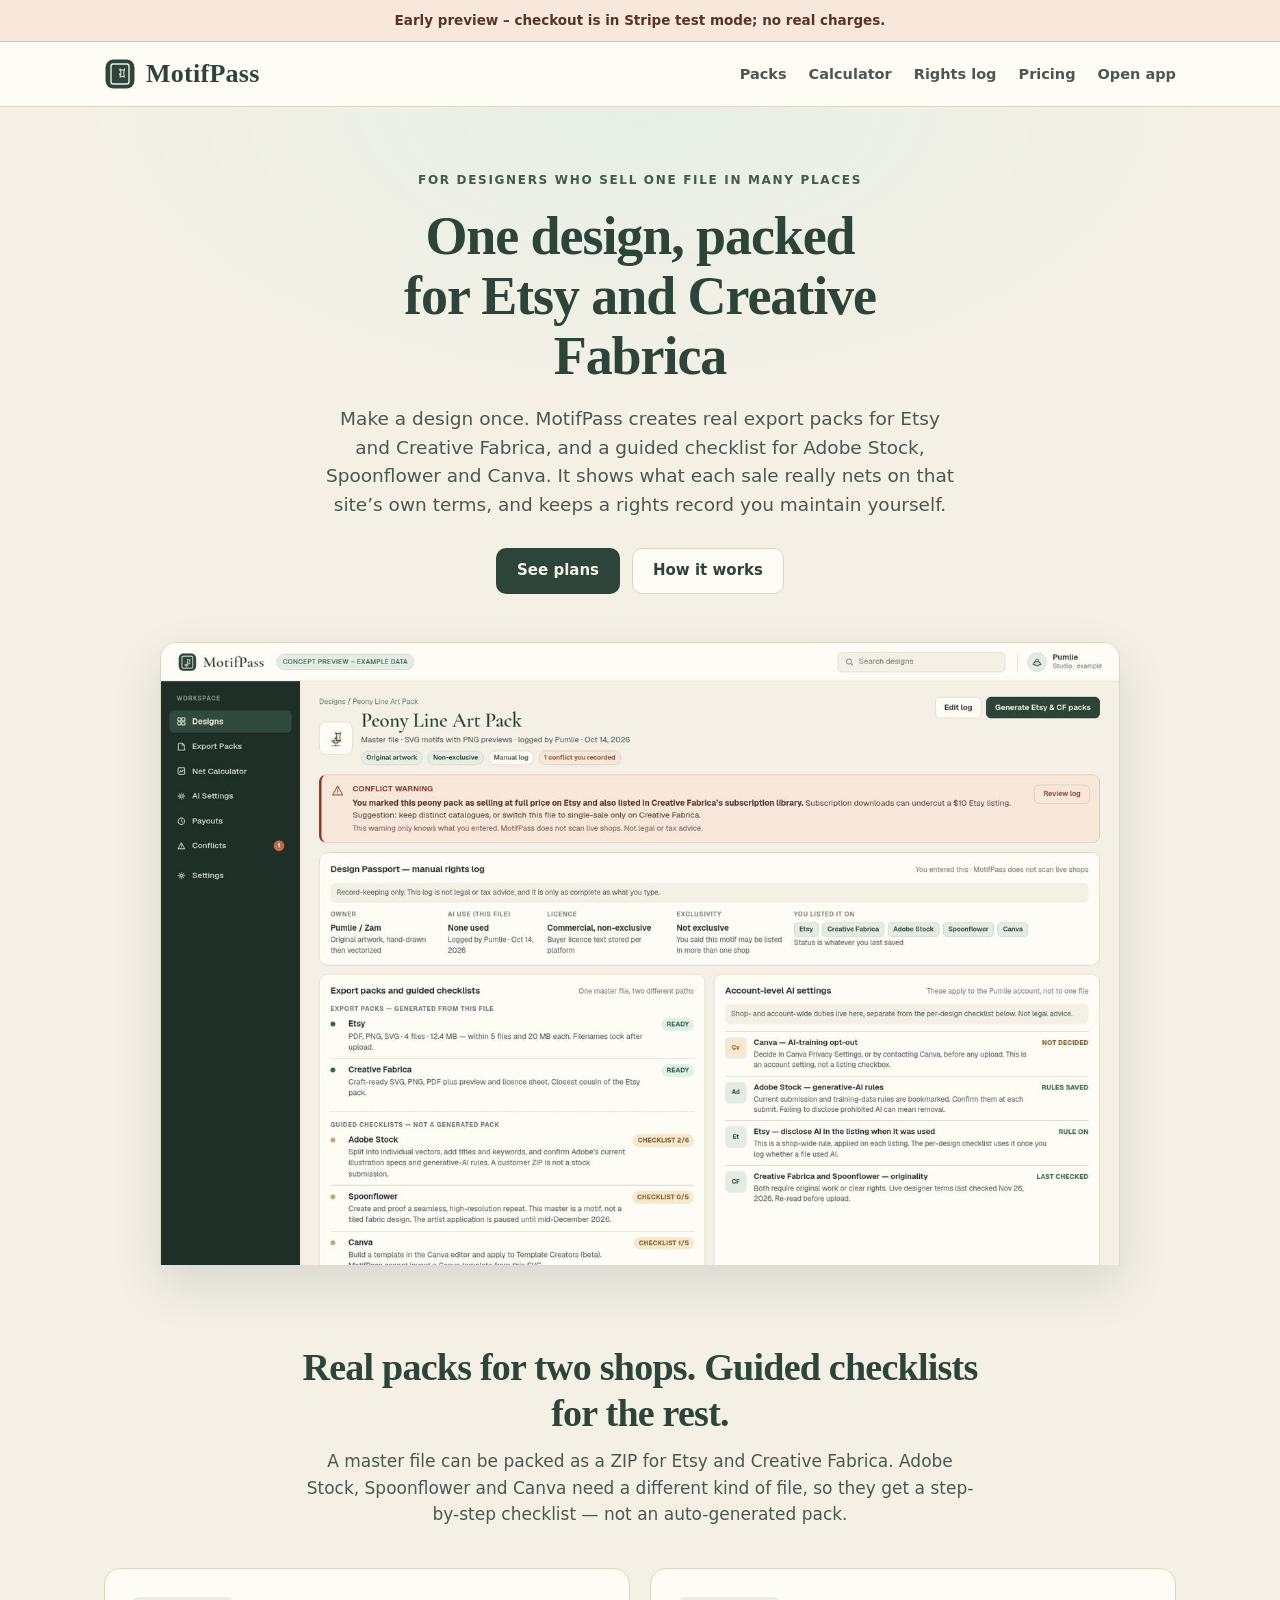
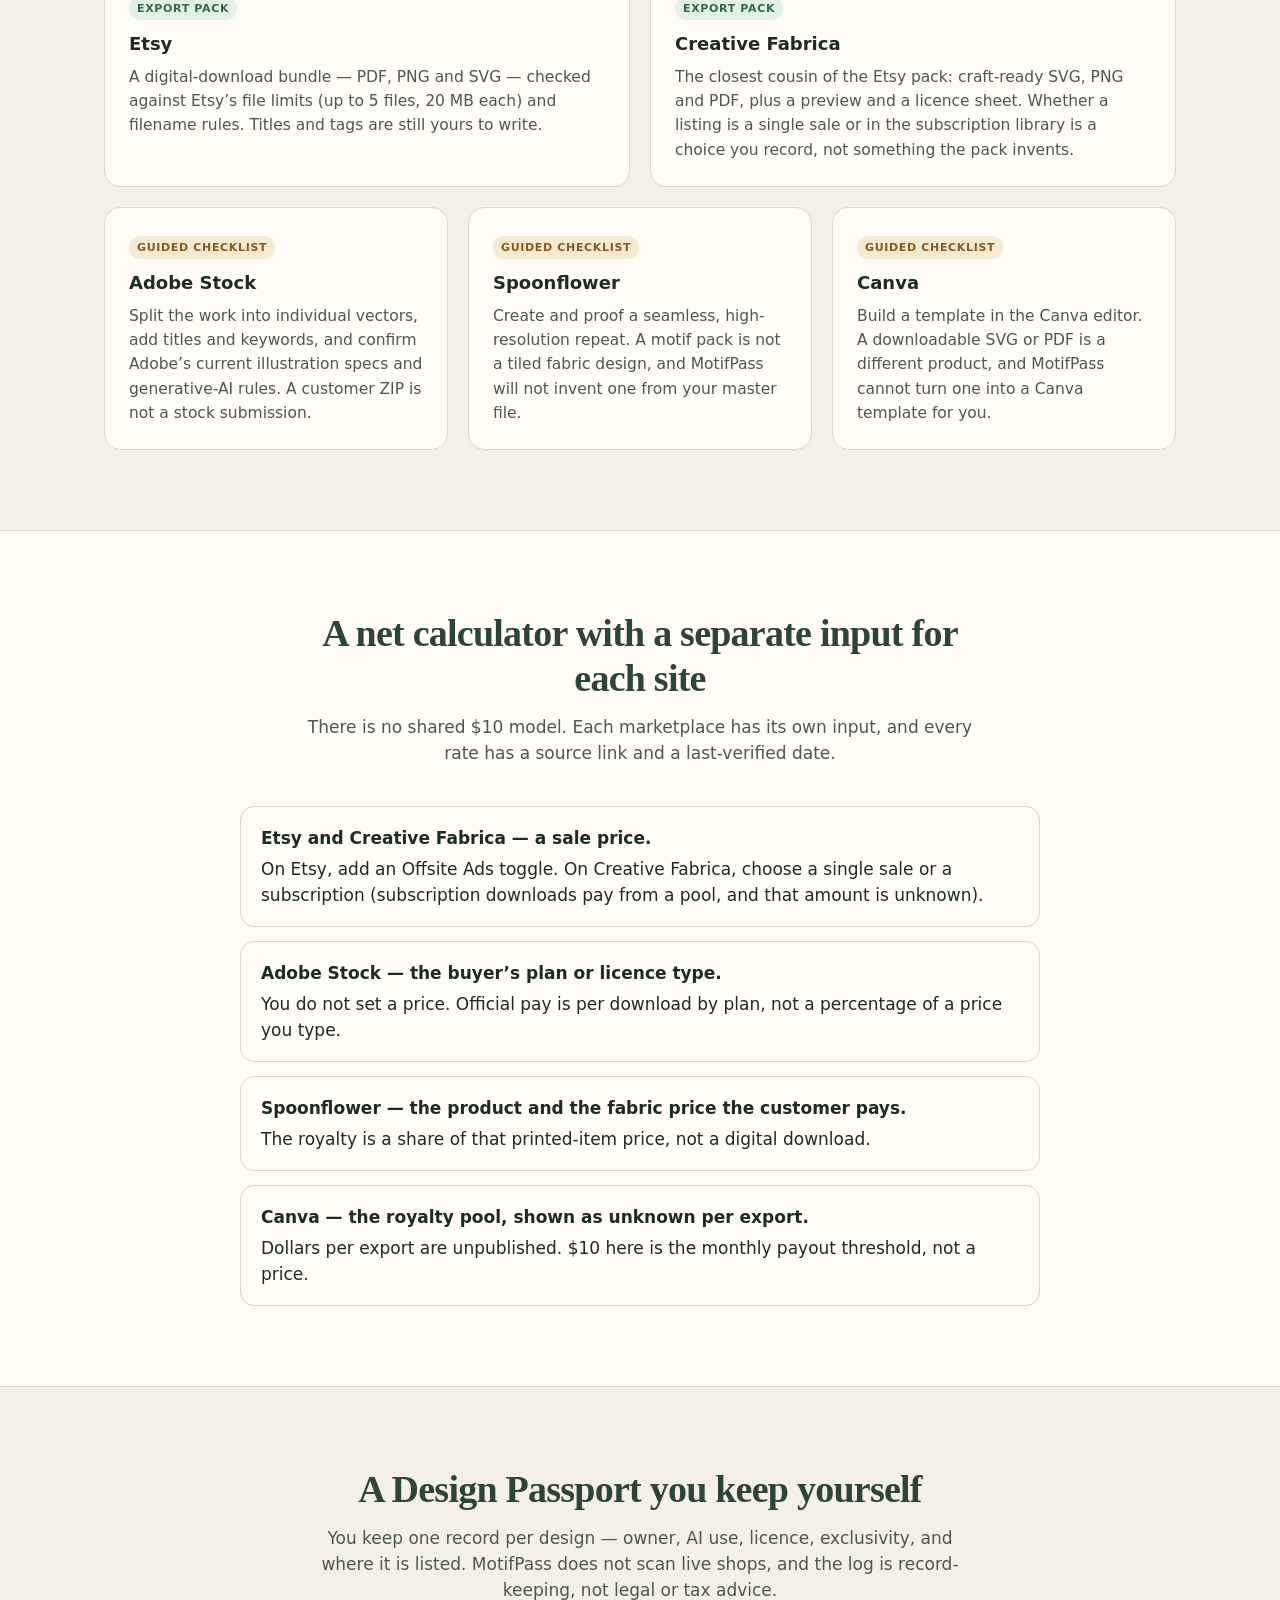
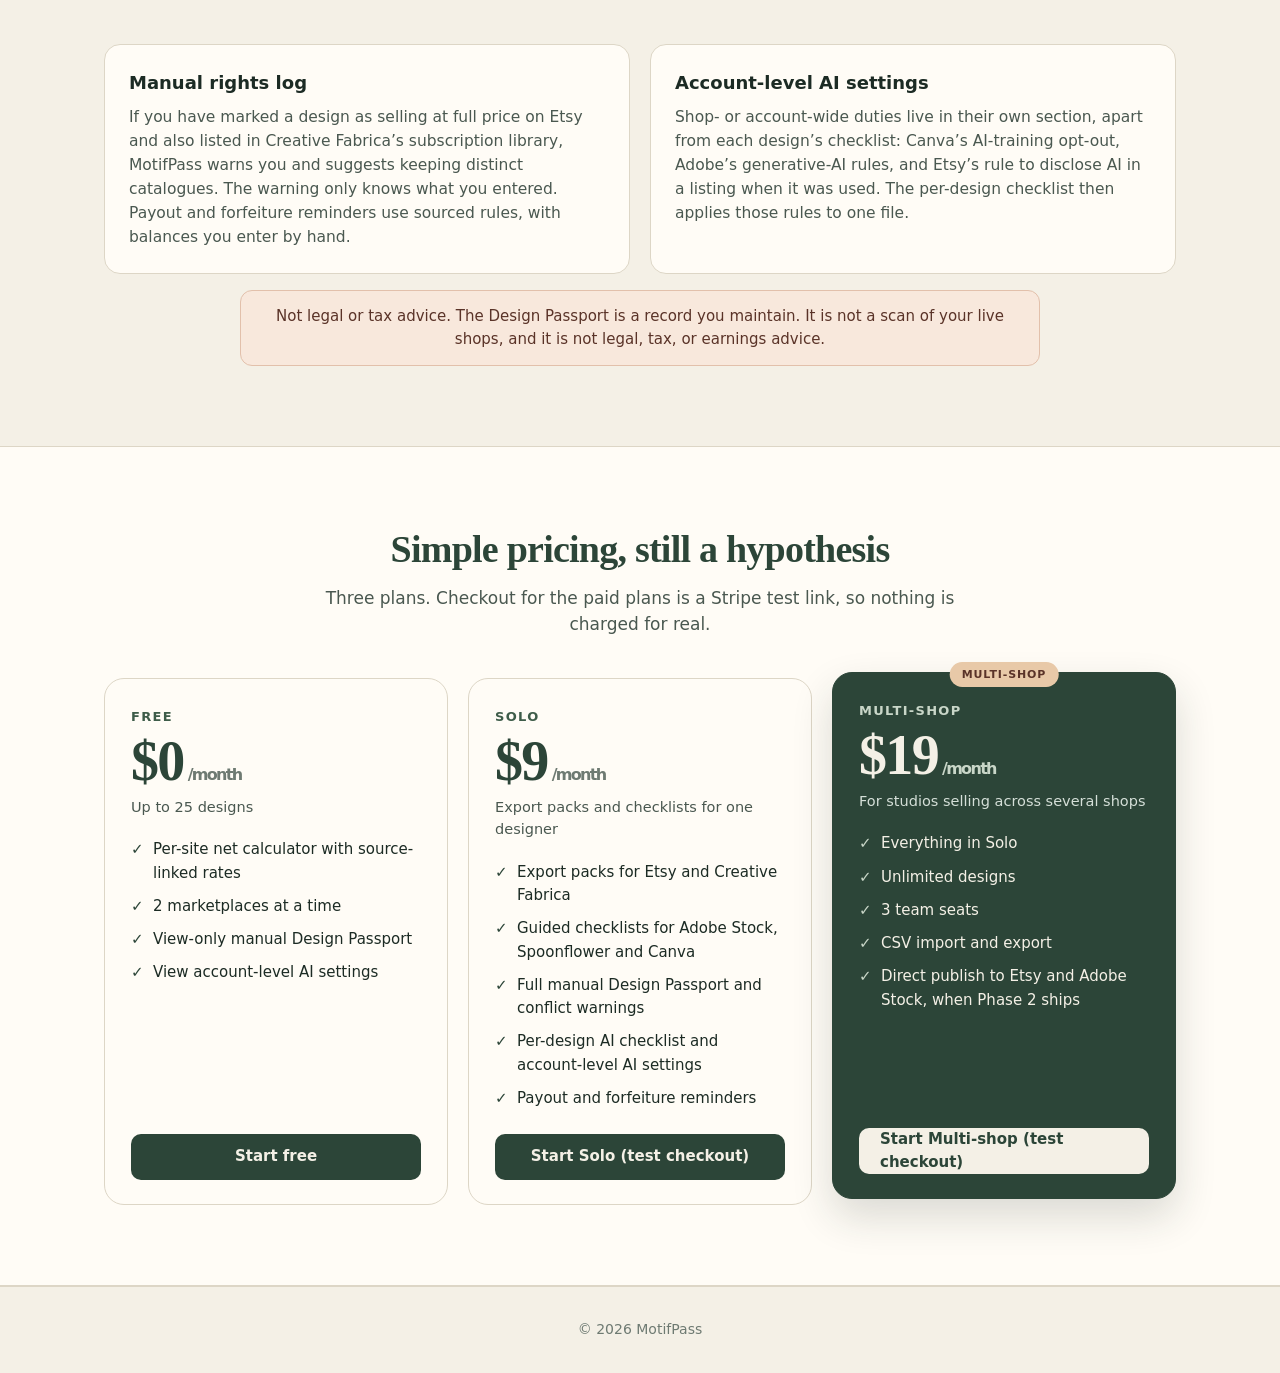
<file: index.html>
<!DOCTYPE html>
<html lang="en">
<head>
  <meta charset="utf-8">
  <meta name="viewport" content="width=device-width, initial-scale=1">
  <title>MotifPass — One design, packed for Etsy and Creative Fabrica</title>
  <meta name="description" content="MotifPass creates real export packs for Etsy and Creative Fabrica, and guided checklists for Adobe Stock, Spoonflower and Canva. See what each sale really nets, and keep a rights record you maintain yourself.">
  <style>
    :root {
      --cream: #F4F0E6;
      --paper: #FFFCF6;
      --ink: #1C2B24;
      --ink-soft: #4A5850;
      --muted: #6E7A72;
      --line: #DDD6C6;
      --sage: #5C7A62;
      --sage-dark: #2C4538;
      --sage-mid: #3E5C49;
      --sage-soft: #E4EDE4;
      --forest: #1D2F27;
      --warn-bg: #F8E8DC;
      --warn: #8C3F2C;
      --warn-line: #E2C0AB;
      --ok: #2F6A45;
    }
    * { box-sizing: border-box; margin: 0; padding: 0; }
    html { scroll-behavior: smooth; }
    body {
      background: var(--cream);
      color: var(--ink);
      font-family: system-ui, -apple-system, "Segoe UI", Roboto, "Helvetica Neue", Arial, sans-serif;
      font-size: 17px;
      line-height: 1.55;
      -webkit-font-smoothing: antialiased;
    }
    img { max-width: 100%; height: auto; display: block; }
    a { color: var(--sage-dark); }
    .banner {
      background: var(--warn-bg);
      color: #5A3328;
      border-bottom: 1px solid var(--warn-line);
      text-align: center;
      font-size: 13.5px;
      font-weight: 550;
      padding: 10px 20px;
    }
    header {
      background: var(--paper);
      border-bottom: 1px solid var(--line);
      position: sticky;
      top: 0;
      z-index: 10;
    }
    .header-inner, .wrap {
      max-width: 1120px;
      margin: 0 auto;
      padding: 0 24px;
    }
    .header-inner {
      display: flex;
      align-items: center;
      gap: 20px;
      height: 64px;
    }
    .brand {
      display: flex;
      align-items: center;
      gap: 10px;
      text-decoration: none;
      color: var(--sage-dark);
    }
    .wordmark {
      font-family: Georgia, "Palatino Linotype", Palatino, "Times New Roman", serif;
      font-weight: 600;
      font-size: 26px;
      letter-spacing: 0.01em;
      line-height: 1;
    }
    nav { margin-left: auto; display: flex; gap: 22px; }
    nav a {
      text-decoration: none;
      color: var(--ink-soft);
      font-size: 14.5px;
      font-weight: 550;
    }
    nav a:hover { color: var(--sage-dark); }
    .hero {
      padding: 64px 0 0;
      background:
        radial-gradient(ellipse 800px 420px at 50% 0%, #E6EFE6 0%, transparent 70%),
        var(--cream);
    }
    .hero-inner { max-width: 1120px; margin: 0 auto; padding: 0 24px; text-align: center; }
    .kicker {
      font-size: 12px;
      letter-spacing: 0.14em;
      text-transform: uppercase;
      color: var(--sage-mid);
      font-weight: 700;
      margin-bottom: 16px;
    }
    h1 {
      font-family: Georgia, "Palatino Linotype", Palatino, "Times New Roman", serif;
      font-weight: 600;
      font-size: clamp(34px, 5vw, 54px);
      line-height: 1.12;
      letter-spacing: -0.02em;
      color: var(--sage-dark);
      max-width: 18ch;
      margin: 0 auto;
    }
    .lede {
      margin: 18px auto 0;
      max-width: 640px;
      color: var(--ink-soft);
      font-size: 18.5px;
    }
    .hero-cta { display: flex; justify-content: center; gap: 12px; flex-wrap: wrap; margin: 28px 0 48px; }
    .btn {
      display: inline-flex;
      align-items: center;
      justify-content: center;
      height: 46px;
      padding: 0 20px;
      border-radius: 10px;
      font-weight: 650;
      font-size: 15px;
      text-decoration: none;
      border: 1px solid transparent;
      cursor: pointer;
      font-family: inherit;
    }
    .btn.primary { background: var(--sage-dark); color: #F4F0E6; }
    .btn.ghost { background: var(--paper); color: var(--sage-dark); border-color: var(--line); }
    .btn.light { background: #F4F0E6; color: var(--sage-dark); }
    .shot-wrap {
      max-width: 960px;
      margin: 0 auto;
      border: 1px solid var(--line);
      border-bottom: none;
      border-radius: 16px 16px 0 0;
      overflow: hidden;
      box-shadow: 0 20px 50px rgba(28,43,36,0.12);
      background: var(--paper);
    }
    .shot-wrap img { width: 100%; }
    section { padding: 80px 0; }
    section.alt { background: var(--paper); border-top: 1px solid var(--line); border-bottom: 1px solid var(--line); }
    .section-head { max-width: 680px; margin: 0 auto 40px; text-align: center; }
    h2 {
      font-family: Georgia, "Palatino Linotype", Palatino, "Times New Roman", serif;
      font-weight: 600;
      font-size: clamp(28px, 3.4vw, 38px);
      letter-spacing: -0.02em;
      color: var(--sage-dark);
      line-height: 1.2;
    }
    .section-head p { margin-top: 12px; color: var(--ink-soft); }
    .grid-2, .grid-3 { display: grid; gap: 20px; }
    .grid-2 { grid-template-columns: 1fr 1fr; }
    .grid-3 { grid-template-columns: 1fr 1fr 1fr; }
    .card {
      background: var(--paper);
      border: 1px solid var(--line);
      border-radius: 16px;
      padding: 24px;
    }
    section.alt .card { background: var(--cream); }
    .card h3 {
      font-size: 18px;
      font-weight: 700;
      color: var(--ink);
      margin-bottom: 8px;
    }
    .card p, .card li { color: var(--ink-soft); font-size: 15.5px; }
    .pill {
      display: inline-block;
      font-size: 11px;
      font-weight: 700;
      letter-spacing: 0.06em;
      text-transform: uppercase;
      padding: 3px 8px;
      border-radius: 999px;
      margin-bottom: 10px;
    }
    .pill.ready { background: #E3F0E6; color: var(--ok); }
    .pill.guide { background: #F5E9D2; color: #8A5A1E; }
    .calc-list { list-style: none; display: grid; gap: 14px; max-width: 800px; margin: 0 auto; }
    .calc-list li {
      background: var(--paper);
      border: 1px solid var(--line);
      border-radius: 14px;
      padding: 18px 20px;
    }
    .calc-list strong { display: block; color: var(--ink); margin-bottom: 4px; }
    .advice {
      max-width: 800px;
      margin: 16px auto 0;
      background: var(--warn-bg);
      border: 1px solid var(--warn-line);
      color: #5A3328;
      border-radius: 12px;
      padding: 14px 18px;
      font-size: 15px;
      text-align: center;
    }
    .plans { display: grid; grid-template-columns: 1fr 1fr 1fr; gap: 20px; align-items: stretch; }
    .plan {
      background: var(--paper);
      border: 1px solid var(--line);
      border-radius: 20px;
      padding: 28px 26px 24px;
      display: flex;
      flex-direction: column;
      position: relative;
    }
    .plan.featured {
      background: var(--sage-dark);
      border-color: var(--sage-dark);
      color: #F4F0E6;
      box-shadow: 0 18px 40px rgba(28,43,36,0.16);
      transform: translateY(-6px);
    }
    .plan-name {
      font-size: 13px;
      font-weight: 700;
      letter-spacing: 0.1em;
      text-transform: uppercase;
      color: var(--sage-mid);
      margin-bottom: 8px;
    }
    .plan.featured .plan-name { color: #C9D6C8; }
    .price {
      font-family: Georgia, "Palatino Linotype", Palatino, "Times New Roman", serif;
      font-size: 56px;
      font-weight: 600;
      letter-spacing: -0.03em;
      line-height: 0.95;
      color: var(--sage-dark);
    }
    .plan.featured .price { color: #F4F0E6; }
    .price span { font-family: system-ui, sans-serif; font-size: 16px; font-weight: 550; color: var(--muted); margin-left: 4px; }
    .plan.featured .price span { color: #C9D6C8; }
    .annual { color: var(--ink-soft); font-size: 14.5px; margin: 8px 0 20px; }
    .plan.featured .annual { color: #D5DFD8; }
    .plan ul { list-style: none; display: flex; flex-direction: column; gap: 10px; margin-bottom: 24px; }
    .plan li { font-size: 15px; color: var(--ink); padding-left: 22px; position: relative; }
    .plan li::before { content: "✓"; position: absolute; left: 0; color: var(--sage-dark); font-weight: 700; }
    .plan.featured li { color: #F4F0E6; }
    .plan.featured li::before { color: #C9D6C8; }
    .plan .btn { width: 100%; margin-top: auto; }
    .popular {
      position: absolute;
      top: -11px;
      left: 50%;
      transform: translateX(-50%);
      background: #E8C9A8;
      color: #5A3328;
      font-size: 11px;
      font-weight: 750;
      letter-spacing: 0.08em;
      text-transform: uppercase;
      padding: 4px 12px;
      border-radius: 999px;
      white-space: nowrap;
    }
    footer {
      padding: 32px 24px;
      text-align: center;
      color: var(--muted);
      font-size: 14px;
      border-top: 1px solid var(--line);
    }
    @media (max-width: 900px) {
      .grid-2, .grid-3, .plans { grid-template-columns: 1fr; }
      .plan.featured { transform: none; }
      section { padding: 56px 0; }
      .hero { padding-top: 40px; }
    }
    @media (max-width: 600px) {
      nav { display: none; }
      h1 { max-width: none; }
    }
  </style>
</head>
<body>
  <div class="banner">Early preview – checkout is in Stripe test mode; no real charges.</div>
  <header>
    <div class="header-inner">
      <a class="brand" href="#">
        <svg width="32" height="32" viewBox="0 0 32 32" aria-hidden="true">
          <rect x="1.5" y="1.5" width="29" height="29" rx="8" fill="#2C4538"/>
          <rect x="7" y="6" width="18" height="20" rx="2.2" fill="none" stroke="#F4F0E6" stroke-width="1.4"/>
          <path d="M16 11.2c1.8 1.2 3.6 1.1 4.6-.2-1.2 3.4-1.1 5.8 0 8-1.8-1-3.2-1-4.6 0 1.1-2.2 1.2-4.6 0-8-1 1.3.1 1.4 0 .2z" fill="none" stroke="#C9D6C8" stroke-width="1.2" stroke-linejoin="round"/>
          <circle cx="16" cy="16.4" r="1.15" fill="#E8C9A8"/>
        </svg>
        <span class="wordmark">MotifPass</span>
      </a>
      <nav>
        <a href="#packs">Packs</a>
        <a href="#calculator">Calculator</a>
        <a href="#passport">Rights log</a>
        <a href="#pricing">Pricing</a>
        <a href="app/">Open app</a>
      </nav>
    </div>
  </header>

  <div class="hero">
    <div class="hero-inner">
      <div class="kicker">For designers who sell one file in many places</div>
      <h1>One design, packed for Etsy and Creative Fabrica</h1>
      <p class="lede">Make a design once. MotifPass creates real export packs for Etsy and Creative Fabrica, and a guided checklist for Adobe Stock, Spoonflower and Canva. It shows what each sale really nets on that site’s own terms, and keeps a rights record you maintain yourself.</p>
      <div class="hero-cta">
        <a class="btn primary" href="#pricing">See plans</a>
        <a class="btn ghost" href="#packs">How it works</a>
      </div>
      <div class="shot-wrap">
        <img src="[data-uri]" width="1400" height="910" alt="MotifPass dashboard preview for a Peony Line Art Pack, with a manual rights log, Etsy and Creative Fabrica export packs, and guided checklists for other marketplaces.">
      </div>
    </div>
  </div>

  <section id="packs">
    <div class="wrap">
      <div class="section-head">
        <h2>Real packs for two shops. Guided checklists for the rest.</h2>
        <p>A master file can be packed as a ZIP for Etsy and Creative Fabrica. Adobe Stock, Spoonflower and Canva need a different kind of file, so they get a step-by-step checklist — not an auto-generated pack.</p>
      </div>
      <div class="grid-2" style="margin-bottom:20px">
        <article class="card">
          <span class="pill ready">Export pack</span>
          <h3>Etsy</h3>
          <p>A digital-download bundle — PDF, PNG and SVG — checked against Etsy’s file limits (up to 5 files, 20 MB each) and filename rules. Titles and tags are still yours to write.</p>
        </article>
        <article class="card">
          <span class="pill ready">Export pack</span>
          <h3>Creative Fabrica</h3>
          <p>The closest cousin of the Etsy pack: craft-ready SVG, PNG and PDF, plus a preview and a licence sheet. Whether a listing is a single sale or in the subscription library is a choice you record, not something the pack invents.</p>
        </article>
      </div>
      <div class="grid-3">
        <article class="card">
          <span class="pill guide">Guided checklist</span>
          <h3>Adobe Stock</h3>
          <p>Split the work into individual vectors, add titles and keywords, and confirm Adobe’s current illustration specs and generative-AI rules. A customer ZIP is not a stock submission.</p>
        </article>
        <article class="card">
          <span class="pill guide">Guided checklist</span>
          <h3>Spoonflower</h3>
          <p>Create and proof a seamless, high-resolution repeat. A motif pack is not a tiled fabric design, and MotifPass will not invent one from your master file.</p>
        </article>
        <article class="card">
          <span class="pill guide">Guided checklist</span>
          <h3>Canva</h3>
          <p>Build a template in the Canva editor. A downloadable SVG or PDF is a different product, and MotifPass cannot turn one into a Canva template for you.</p>
        </article>
      </div>
    </div>
  </section>

  <section id="calculator" class="alt">
    <div class="wrap">
      <div class="section-head">
        <h2>A net calculator with a separate input for each site</h2>
        <p>There is no shared $10 model. Each marketplace has its own input, and every rate has a source link and a last-verified date.</p>
      </div>
      <ul class="calc-list">
        <li><strong>Etsy and Creative Fabrica — a sale price.</strong> On Etsy, add an Offsite Ads toggle. On Creative Fabrica, choose a single sale or a subscription (subscription downloads pay from a pool, and that amount is unknown).</li>
        <li><strong>Adobe Stock — the buyer’s plan or licence type.</strong> You do not set a price. Official pay is per download by plan, not a percentage of a price you type.</li>
        <li><strong>Spoonflower — the product and the fabric price the customer pays.</strong> The royalty is a share of that printed-item price, not a digital download.</li>
        <li><strong>Canva — the royalty pool, shown as unknown per export.</strong> Dollars per export are unpublished. $10 here is the monthly payout threshold, not a price.</li>
      </ul>
    </div>
  </section>

  <section id="passport">
    <div class="wrap">
      <div class="section-head">
        <h2>A Design Passport you keep yourself</h2>
        <p>You keep one record per design — owner, AI use, licence, exclusivity, and where it is listed. MotifPass does not scan live shops, and the log is record-keeping, not legal or tax advice.</p>
      </div>
      <div class="grid-2">
        <article class="card">
          <h3>Manual rights log</h3>
          <p>If you have marked a design as selling at full price on Etsy and also listed in Creative Fabrica’s subscription library, MotifPass warns you and suggests keeping distinct catalogues. The warning only knows what you entered. Payout and forfeiture reminders use sourced rules, with balances you enter by hand.</p>
        </article>
        <article class="card">
          <h3>Account-level AI settings</h3>
          <p>Shop- or account-wide duties live in their own section, apart from each design’s checklist: Canva’s AI-training opt-out, Adobe’s generative-AI rules, and Etsy’s rule to disclose AI in a listing when it was used. The per-design checklist then applies those rules to one file.</p>
        </article>
      </div>
      <p class="advice">Not legal or tax advice. The Design Passport is a record you maintain. It is not a scan of your live shops, and it is not legal, tax, or earnings advice.</p>
    </div>
  </section>

  <section id="pricing" class="alt">
    <div class="wrap">
      <div class="section-head">
        <h2>Simple pricing, still a hypothesis</h2>
        <p>Three plans. Checkout for the paid plans is a Stripe test link, so nothing is charged for real.</p>
      </div>
      <div class="plans">
        <article class="plan">
          <div class="plan-name">Free</div>
          <div class="price">$0<span>/month</span></div>
          <div class="annual">Up to 25 designs</div>
          <ul>
            <li>Per-site net calculator with source-linked rates</li>
            <li>2 marketplaces at a time</li>
            <li>View-only manual Design Passport</li>
            <li>View account-level AI settings</li>
          </ul>
          <a class="btn primary" href="https://buy.stripe.com/test_eVq7sKdIw3kh2oNaqK5Ne02" target="_blank" rel="noopener noreferrer">Start free</a>
        </article>
        <article class="plan">
          <div class="plan-name">Solo</div>
          <div class="price">$9<span>/month</span></div>
          <div class="annual">Export packs and checklists for one designer</div>
          <ul>
            <li>Export packs for Etsy and Creative Fabrica</li>
            <li>Guided checklists for Adobe Stock, Spoonflower and Canva</li>
            <li>Full manual Design Passport and conflict warnings</li>
            <li>Per-design AI checklist and account-level AI settings</li>
            <li>Payout and forfeiture reminders</li>
          </ul>
          <a class="btn primary" href="https://buy.stripe.com/test_eVqfZggUIg733sR56q5Ne00" target="_blank" rel="noopener noreferrer">Start Solo (test checkout)</a>
        </article>
        <article class="plan featured">
          <div class="popular">Multi-shop</div>
          <div class="plan-name">Multi-shop</div>
          <div class="price">$19<span>/month</span></div>
          <div class="annual">For studios selling across several shops</div>
          <ul>
            <li>Everything in Solo</li>
            <li>Unlimited designs</li>
            <li>3 team seats</li>
            <li>CSV import and export</li>
            <li>Direct publish to Etsy and Adobe Stock, when Phase 2 ships</li>
          </ul>
          <a class="btn light" href="https://buy.stripe.com/test_aFafZgbAoaMJgfDfL45Ne01" target="_blank" rel="noopener noreferrer">Start Multi-shop (test checkout)</a>
        </article>
      </div>
    </div>
  </section>

  <footer>
    <div>© 2026 MotifPass</div>
  </footer>
</body>
</html>
</file>
